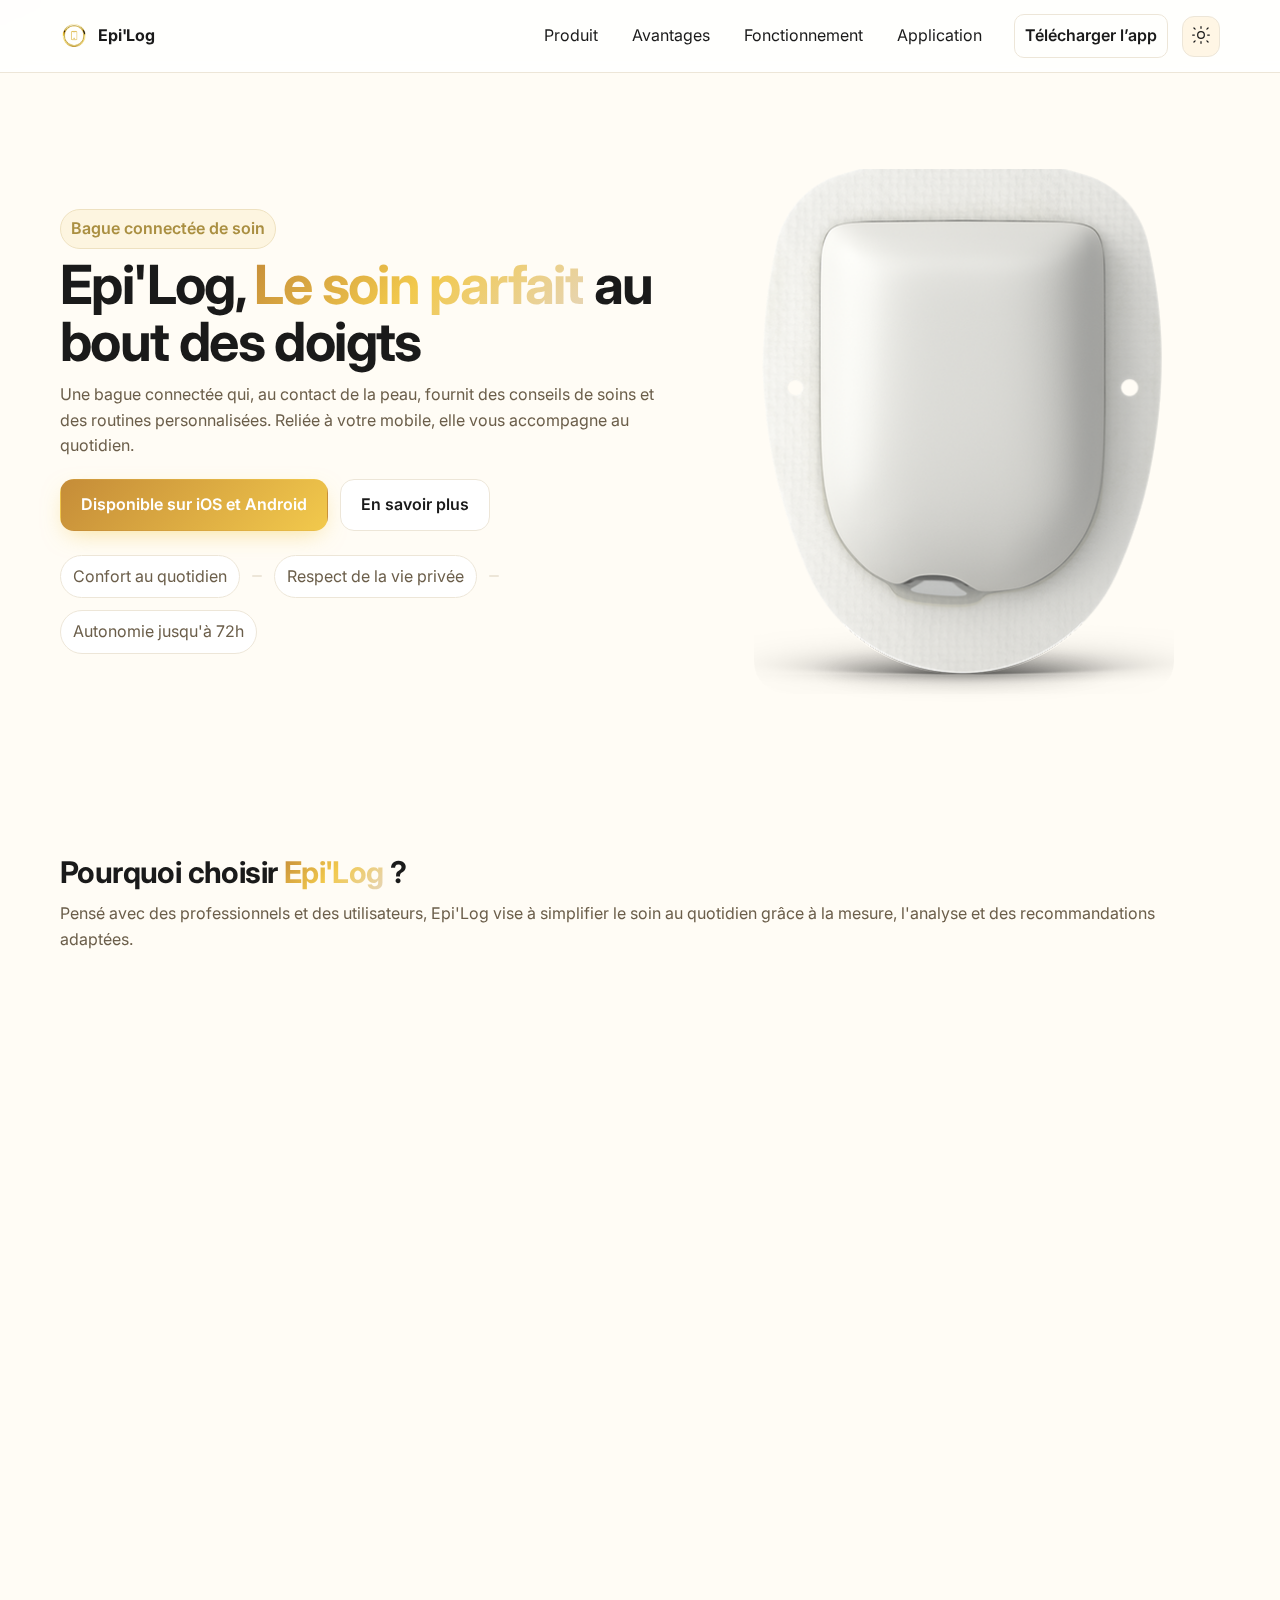
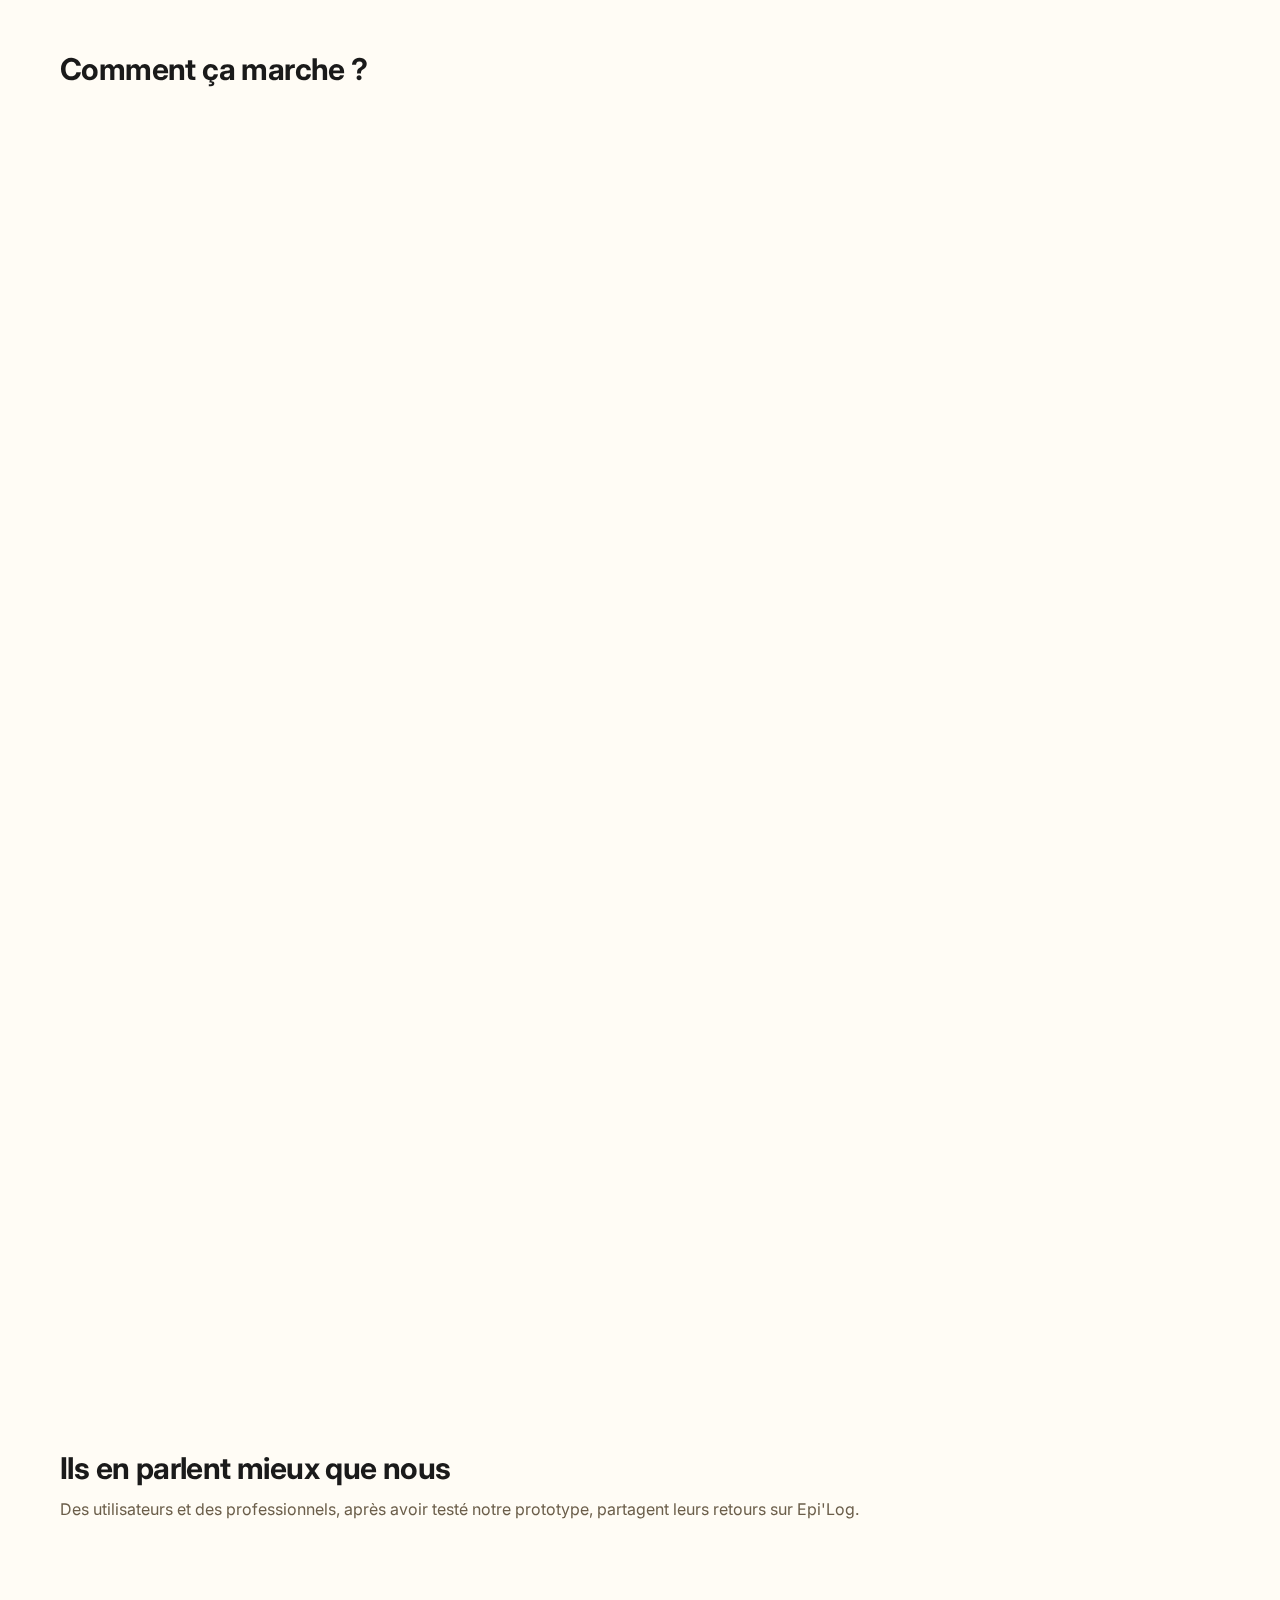
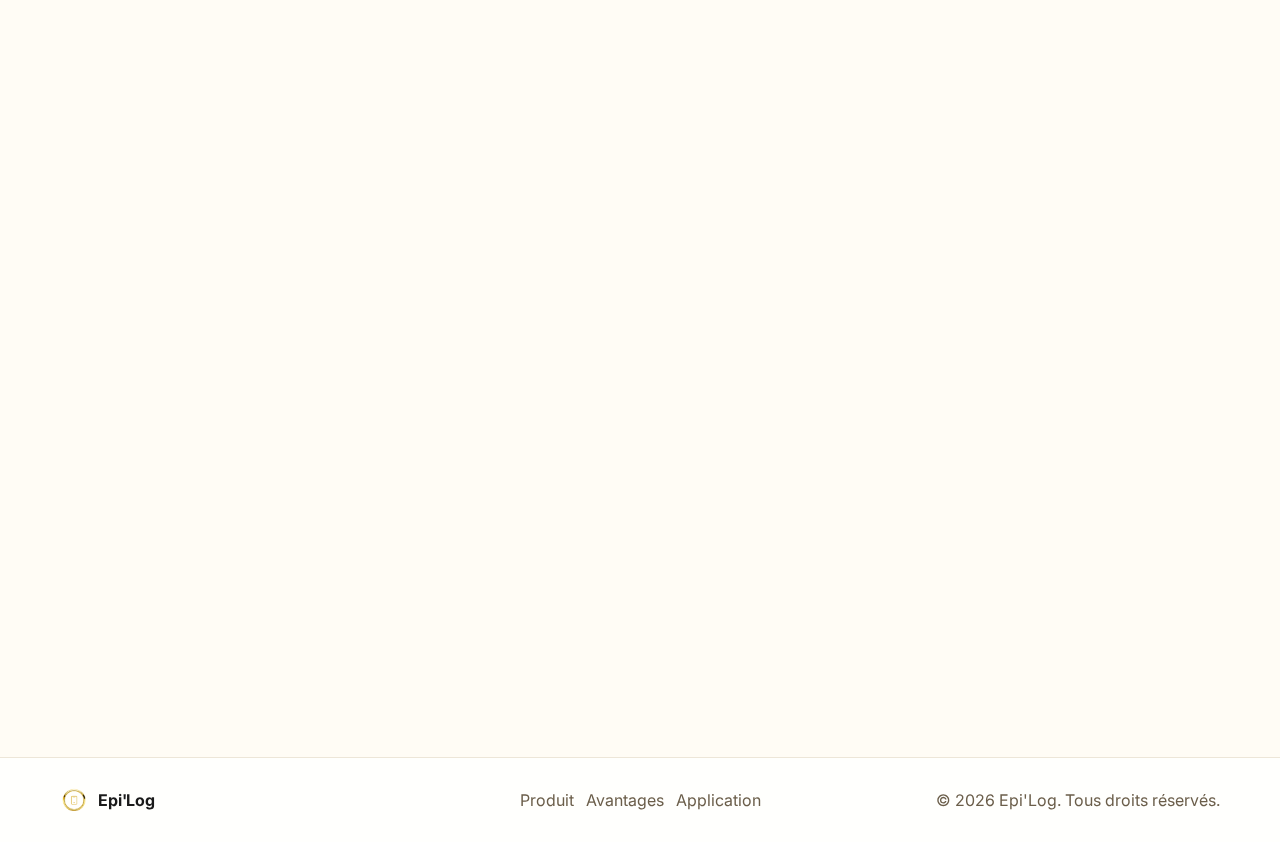
<file: index.html>
<!DOCTYPE html>
<html lang="fr" data-theme="light">
<head>
  <meta charset="utf-8">
  <meta name="viewport" content="width=device-width, initial-scale=1">
  <title>Epi'Log — Le soin parfait au bout des doigts</title>
  <meta name="description" content="Epi'Log est une bague connectée qui, au contact de la peau, fournit des conseils de soins et des routines personnalisées via votre mobile.">
  <meta name="robots" content="index, follow">
  <meta name="theme-color" content="#c58c38" media="(prefers-color-scheme: light)">
  <meta name="theme-color" content="#000000" media="(prefers-color-scheme: dark)">
  <meta property="og:site_name" content="Epi'Log">
  <meta property="og:title" content="Epi'Log — Le soin parfait au bout des doigts">
  <meta property="og:description" content="Epi'Log est une bague connectée qui, au contact de la peau, fournit des conseils de soins et des routines personnalisées via votre mobile.">
  <meta property="og:type" content="website">
  <meta property="og:image" content="public/images/logo_cropped.png">
  <meta property="og:locale" content="fr_FR">
  <meta name="twitter:card" content="summary_large_image">
  <meta name="twitter:title" content="Epi'Log — Le soin parfait au bout des doigts">
  <meta name="twitter:description" content="Epi'Log est une bague connectée qui, au contact de la peau, fournit des conseils de soins et des routines personnalisées via votre mobile.">
  <meta name="twitter:image" content="public/images/logo_cropped.png">
  <link rel="preconnect" href="https://fonts.googleapis.com">
  <link rel="preconnect" href="https://fonts.gstatic.com" crossorigin>
  <link href="https://fonts.googleapis.com/css2?family=Inter:wght@300;400;500;600;700;800&display=swap" rel="stylesheet">
  <link rel="stylesheet" href="styles.css">
  <link rel="icon" href="public/images/logo_cropped.png">
</head>
<body>
  <a class="skip-link" href="#contenu">Passer au contenu</a>

  <header class="site-header" data-header>
    <div class="container header-inner">
      <a href="#top" class="brand" aria-label="Epi'Log accueil">
        <img class="brand-mark" src="public/images/logo_cropped.png" alt="Epi'Log">
        <span class="brand-text">Epi'Log</span>
      </a>

      <nav class="nav" aria-label="Navigation principale">
        <button class="nav-toggle" type="button" aria-expanded="false" aria-controls="menu" data-nav-toggle>
          <span class="sr-only">Ouvrir le menu</span>
          <svg width="24" height="24" viewBox="0 0 24 24" fill="none" xmlns="http://www.w3.org/2000/svg" aria-hidden="true"><path d="M4 6h16M4 12h16M4 18h16" stroke="currentColor" stroke-width="2" stroke-linecap="round"/></svg>
        </button>
        <ul id="menu" class="nav-list" data-menu>
          <li><a href="#produit">Produit</a></li>
          <li><a href="#avantages">Avantages</a></li>
          <li><a href="#fonctionnement">Fonctionnement</a></li>
          <li><a href="#application">Application</a></li>
          <li class="nav-cta-item"><a class="btn btn--ghost" href="#telechargement">Télécharger l’app</a></li>
          <li>
            <button class="icon-btn" id="theme-toggle" type="button" aria-label="Basculer le thème" title="Thème">
              <svg class="icon-sun" width="20" height="20" viewBox="0 0 24 24" fill="none" xmlns="http://www.w3.org/2000/svg" aria-hidden="true"><path d="M12 4V2M12 22v-2M4.93 4.93 3.52 3.52M20.48 20.48l-1.41-1.41M4 12H2m20 0h-2M4.93 19.07 3.52 20.48M20.48 3.52l-1.41 1.41M12 8a4 4 0 1 1 0 8 4 4 0 0 1 0-8Z" stroke="currentColor" stroke-width="1.5" stroke-linecap="round"/></svg>
            </button>
          </li>
        </ul>
      </nav>
    </div>
  </header>

  <main id="contenu">
    <section id="produit" class="section hero" aria-labelledby="hero-title">
      <div class="container hero-grid">
        <div class="hero-content" data-animate="fade-up">
          <div class="eyebrow">Bague connectée de soin</div>
          <h1 id="hero-title" class="hero-title">Epi'Log, <span class="gradient-text">Le soin parfait</span> au bout des doigts</h1>
          <p class="hero-subtitle">Une bague connectée qui, au contact de la peau, fournit des conseils de soins et des routines personnalisées. Reliée à votre mobile, elle vous accompagne au quotidien.</p>
          <div class="hero-ctas">
            <a class="btn btn--primary" href="#telechargement">Disponible sur iOS et Android</a>
            <a class="btn btn--secondary" href="#avantages">En savoir plus</a>
          </div>
          <div class="trust-row">
            <div class="trust-item">Confort au quotidien</div>
            <div class="trust-divider" aria-hidden="true"></div>
            <div class="trust-item">Respect de la vie privée</div>
            <div class="trust-divider" aria-hidden="true"></div>
            <div class="trust-item">Autonomie jusqu'à 72h</div>
          </div>
        </div>
        <div class="hero-visual" aria-hidden="true" data-animate="fade-up" data-animate-delay="120">
          <div class="pod-mockup">
            <div class="pod-body"><img src="public/images/dash.png" alt="Tableau de bord Epi'Log"></div>
            <div class="pod-shadow"></div>
          </div>
        </div>
      </div>
      <div class="backdrop-decor" aria-hidden="true"></div>
    </section>

    <section id="avantages" class="section features" aria-labelledby="features-title">
      <div class="container">
        <h2 id="features-title" class="section-title">Pourquoi choisir <span class="gradient-text">Epi'Log</span> ?</h2>
        <p class="section-lead">Pensé avec des professionnels et des utilisateurs, Epi'Log vise à simplifier le soin au quotidien grâce à la mesure, l'analyse et des recommandations adaptées.</p>
        <div class="features-grid">
          <article class="feature-card feature-card--highlight" data-animate="fade-up">
            <div class="feature-icon">
              <svg width="28" height="28" viewBox="0 0 24 24" fill="none" xmlns="http://www.w3.org/2000/svg" aria-hidden="true"><path d="M4 12a8 8 0 1 0 16 0" stroke="currentColor" stroke-width="1.6"/><circle cx="12" cy="12" r="3" fill="currentColor"/></svg>
            </div>
            <h3>Capteur multi-paramètres</h3>
            <p>Mesure des indicateurs essentiels de la santé cutanée pour détecter les premiers signes de déséquilibre avant qu'ils n'apparaissent.</p>
          </article>
          <article class="feature-card feature-card--highlight" data-animate="fade-up">
            <div class="feature-icon">
              <svg width="28" height="28" viewBox="0 0 24 24" fill="none" xmlns="http://www.w3.org/2000/svg" aria-hidden="true">
                <rect x="3" y="6" width="18" height="12" rx="3" stroke="currentColor" stroke-width="1.6"/>
                <circle cx="12" cy="12" r="3.5" stroke="currentColor" stroke-width="1.6"/>
                <path d="M7 6l2-2h6l2 2" stroke="currentColor" stroke-width="1.6" stroke-linecap="round" stroke-linejoin="round"/>
              </svg>
            </div>
            <h3>Micro-caméra haute précision</h3>
            <p>Détecte les points noirs, rougeurs, taches pigmentaires et l’acné.</p>
          </article>
          <article class="feature-card feature-card--highlight" data-animate="fade-up" data-animate-delay="300">
            <div class="feature-icon">
              <svg width="28" height="28" viewBox="0 0 24 24" fill="none" xmlns="http://www.w3.org/2000/svg" aria-hidden="true">
                <path d="M4 12a8 8 0 1 0 16 0" stroke="currentColor" stroke-width="1.6"/>
                <path d="M8.5 13.5c1.2 1.6 5.8 1.6 7 0" stroke="currentColor" stroke-width="1.6" stroke-linecap="round"/>
              </svg>
            </div>
            <h3>Anneau hypoallergénique</h3>
            <p>Matériaux doux pour la peau, conçus pour un port prolongé sans gêne.</p>
          </article>
          <article class="feature-card feature-card--highlight" data-animate="fade-up" data-animate-delay="360">
            <div class="feature-icon">
              <svg width="28" height="28" viewBox="0 0 24 24" fill="none" xmlns="http://www.w3.org/2000/svg" aria-hidden="true">
                <path d="M12 2c-3 4-6 7-6 11a6 6 0 0 0 12 0c0-4-3-7-6-11z" stroke="currentColor" stroke-width="1.6" stroke-linecap="round" stroke-linejoin="round"/>
              </svg>
            </div>
            <h3>Étanche</h3>
            <p>Résiste à l'eau pour vous accompagner au quotidien, sans compromis.</p>
          </article>
          <article class="feature-card feature-card--highlight" data-animate="fade-up" data-animate-delay="240">
            <div class="feature-icon">
              <svg width="28" height="28" viewBox="0 0 24 24" fill="none" xmlns="http://www.w3.org/2000/svg" aria-hidden="true">
                <path d="M3 12h18" stroke="currentColor" stroke-width="1.6" stroke-linecap="round" stroke-linejoin="round"/>
                <path d="M7 8l-4 4 4 4" stroke="currentColor" stroke-width="1.6" stroke-linecap="round" stroke-linejoin="round"/>
                <path d="M17 8l4 4-4 4" stroke="currentColor" stroke-width="1.6" stroke-linecap="round" stroke-linejoin="round"/>
              </svg>
            </div>
            <h3>Tailles ajustables</h3>
            <p>Plusieurs tailles et ajustement confortable pour s'adapter à toutes les mains.</p>
          </article>
          <article class="feature-card feature-card--highlight" data-animate="fade-up" data-animate-delay="90">
            <div class="feature-icon">
              <svg width="28" height="28" viewBox="0 0 24 24" fill="none" xmlns="http://www.w3.org/2000/svg" aria-hidden="true">
                <rect x="3" y="7" width="18" height="10" rx="2" stroke="currentColor" stroke-width="1.6"/>
                <rect x="19" y="10" width="2" height="4" fill="currentColor"/>
              </svg>
            </div>
            <h3>Jusqu'à 72h d'autonomie</h3>
            <p>Charge moyenne 2–3h pour plusieurs jours d'utilisation sereine.</p>
          </article>
          <article class="feature-card feature-card--highlight" data-animate="fade-up" data-animate-delay="120">
            <div class="feature-icon">
              <svg width="28" height="28" viewBox="0 0 24 24" fill="none" xmlns="http://www.w3.org/2000/svg" aria-hidden="true"><path d="M3 12h18M12 3v18" stroke="currentColor" stroke-width="1.6" stroke-linecap="round"/></svg>
            </div>
            <h3>Confort et discrétion</h3>
            <p>Design fin et ergonomique, se porte comme une bague classique, sans gêne.</p>
          </article>
          <article class="feature-card feature-card--highlight" data-animate="fade-up" data-animate-delay="180">
            <div class="feature-icon">
              <svg width="28" height="28" viewBox="0 0 24 24" fill="none" xmlns="http://www.w3.org/2000/svg" aria-hidden="true"><path d="M4 6h16v12H4z" stroke="currentColor" stroke-width="1.6"/><path d="M4 10h16" stroke="currentColor" stroke-width="1.6"/></svg>
            </div>
            <h3>Vie privée d'abord</h3>
            <p>Données chiffrées et contrôle total sur le partage de vos informations.</p>
          </article>
        </div>
      </div>
    </section>

    <section id="fonctionnement" class="section how" aria-labelledby="how-title">
      <div class="container">
        <h2 id="how-title" class="section-title">Comment ça marche ?</h2>
        <ol class="steps">
          <li class="step" data-animate="fade-up">
            <div class="step-num">1</div>
            <div class="step-body">
              <h3>Portez la bague</h3>
              <p>Portez la bague Epi'Log. Elle s'installe en quelques secondes.</p>
            </div>
          </li>
          <li class="step" data-animate="fade-up" data-animate-delay="80">
            <div class="step-num">2</div>
            <div class="step-body">
              <h3>Surveillance &amp; recommandations</h3>
              <p>Au contact de la peau, la bague analyse et vous guide de manière proactive.</p>
            </div>
          </li>
          <li class="step" data-animate="fade-up" data-animate-delay="160">
            <div class="step-num">3</div>
            <div class="step-body">
              <h3>Application compagnon</h3>
              <p>Recevez des insights clairs, des alertes et des recommandations personnalisées.</p>
            </div>
          </li>
        </ol>
      </div>
    </section>

    <section id="application" class="section app" aria-labelledby="app-title">
      <div class="container app-grid">
        <div class="phone-mock" aria-hidden="true" data-animate="fade-up">
          <div class="phone-body" data-lock-seq>
            <div class="phone-notch"></div>
            <div class="phone-screen is-off">
              <div class="lock-overlay" aria-hidden="true">
                <div class="notif-bubble b1">
                  <div class="notif-row">
                    <span class="notif-avatar" aria-hidden="true"></span>
                    <div class="notif-meta">
                      <div class="notif-app">Epi'Log</div>
                      <div class="notif-time">il y a 1 min</div>
                    </div>
                  </div>
                  <div class="notif-title">Hydratation stable.</div>
                  <div class="notif-text">Aucune anomalie détectée.</div>
                </div>
                <div class="notif-bubble b2">
                  <div class="notif-row">
                    <span class="notif-avatar" aria-hidden="true"></span>
                    <div class="notif-meta">
                      <div class="notif-app">Epi'Log</div>
                      <div class="notif-time">à l’instant</div>
                    </div>
                  </div>
                  <div class="notif-title">Indice UV : 3</div>
                  <div class="notif-text">Portez un SPF adapté aujourd'hui.</div>
                </div>
                <div class="notif-bubble b3">
                  <div class="notif-row">
                    <span class="notif-avatar" aria-hidden="true"></span>
                    <div class="notif-meta">
                      <div class="notif-app">Epi'Log</div>
                      <div class="notif-time">à l’instant</div>
                    </div>
                  </div>
                  <div class="notif-title">Conseil du jour</div>
                  <div class="notif-text">Nettoyez la bague et votre peau avant la mesure pour une lecture optimale.</div>
                </div>
              </div>
              <div class="screen-card notif n1">
                <div class="screen-eyebrow">Aujourd'hui</div>
                <div class="screen-title">Hydratation stable.</div>
                <div class="screen-meter"><span class="w-64"></span></div>
              </div>
              <div class="screen-card notif n2">
                <div class="screen-title">Indice UV : 3</div>
                <div class="screen-sub">Portez un SPF adapté aujourd'hui</div>
              </div>
              <div class="screen-card notif n3">
                <div class="screen-title">Conseil</div>
                <div class="screen-sub">Nettoyez la bague et la zone de peau avant la mesure.</div>
              </div>
            </div>
          </div>
        </div>
        <div class="app-content" data-animate="fade-up" data-animate-delay="120">
          <h2 id="app-title" class="section-title">Votre santé, <span class="gradient-text">en clair</span></h2>
          <p class="section-lead">L'application transforme les données de la bague en informations utiles, pour vous. Comprenez vos tendances, recevez des alertes précoces et gardez le contrôle en toute autonomie.</p>
          <ul class="checklist">
            <li><span class="check"></span>Tableau de bord clair et personnalisé</li>
            <li><span class="check"></span>Alertes précoces et notifications intelligentes</li>
            <li><span class="check"></span>Vos données restent privées sur votre appareil</li>
          </ul>
          <div class="app-ctas">
            <a class="btn btn--primary" href="#telechargement">Télécharger l'app</a>
            <a class="btn btn--ghost" href="#avantages">Découvrir les avantages</a>
          </div>
        </div>
      </div>
    </section>

    <section id="avis" class="section testimonials" aria-labelledby="avis-title">
      <div class="container">
        <h2 id="avis-title" class="section-title">Ils en parlent mieux que nous</h2>
        <p class="section-lead">Des utilisateurs et des professionnels, après avoir testé notre prototype, partagent leurs retours sur Epi'Log.</p>
        <div class="testi-grid">
          <figure class="testi-card" data-animate="fade-up">
            <div class="testi-stars" aria-hidden="true">
              <span>★★★★★</span>
            </div>
            <span class="sr-only">Note: 5 sur 5</span>
            <blockquote>Depuis que je porte la bague, j'anticipe mieux et je vis plus sereinement.</blockquote>
            <figcaption>
              <div class="testi-user">
                <span class="avatar" aria-hidden="true">A</span>
                <div>
                  <div class="name">Amélie R.</div>
                  <div class="role">Utilisatrice</div>
                </div>
              </div>
            </figcaption>
          </figure>
          <figure class="testi-card" data-animate="fade-up" data-animate-delay="80">
            <div class="testi-stars" aria-hidden="true">
              <span>★★★★★</span>
            </div>
            <span class="sr-only">Note: 5 sur 5</span>
            <blockquote>Des données utiles et actionnables pendant les consultations. Suivi plus fin, décisions éclairées.</blockquote>
            <figcaption>
              <div class="testi-user">
                <span class="avatar" aria-hidden="true">D</span>
                <div>
                  <div class="name">Dr. Martin</div>
                  <div class="role">Dermatologue</div>
                </div>
              </div>
            </figcaption>
          </figure>
          <figure class="testi-card" data-animate="fade-up" data-animate-delay="160">
            <div class="testi-stars" aria-hidden="true">
              <span>★★★★☆</span>
            </div>
            <span class="sr-only">Note: 4.5 sur 5</span>
            <blockquote>Confortable et discret. L'appli est claire et les alertes sont pertinentes.</blockquote>
            <figcaption>
              <div class="testi-user">
                <span class="avatar" aria-hidden="true">S</span>
                <div>
                  <div class="name">Sofiane B.</div>
                  <div class="role">Utilisateur</div>
                </div>
              </div>
            </figcaption>
          </figure>
        </div>
      </div>
    </section>

    <section id="telechargement" class="section cta" aria-labelledby="download-title">
      <div class="container cta-inner" data-animate="fade-up">
        <h2 id="download-title" class="cta-title">Téléchargez l'application Epi'Log</h2>
        <p class="cta-sub">Disponible dès maintenant sur iOS et Android. Connectez votre bague et commencez votre suivi.</p>
        <div class="store-badges">
          <a class="store-badge apple" href="#" aria-label="Télécharger sur l’App Store">
            <span class="store-icon" aria-hidden="true"><img src="public/images/logo-apple.svg" alt=""></span>
            <span class="store-text"><strong>Disponible sur</strong><em>App Store</em></span>
          </a>
          <a class="store-badge google" href="#" aria-label="Disponible sur Google Play">
            <span class="store-icon" aria-hidden="true"><img src="public/images/logo-googleplay.svg" alt=""></span>
            <span class="store-text"><strong>Disponible sur</strong><em>Google Play</em></span>
          </a>
        </div>
        <p class="cta-hint">Nécessite une bague Epi'Log compatible. Suivant disponibilité régionale.</p>
      </div>
    </section>

    <!-- Removed old waitlist/contact section -->
  </main>

  <footer class="site-footer">
    <div class="container footer-grid">
      <div class="footer-brand">
        <img class="brand-mark" src="public/images/logo_cropped.png" alt="Epi'Log">
        <span class="brand-text">Epi'Log</span>
      </div>
      <ul class="footer-links">
        <li><a href="#produit">Produit</a></li>
        <li><a href="#avantages">Avantages</a></li>
        <li><a href="#application">Application</a></li>
      </ul>
      <p class="footer-copy">© <span data-year></span> Epi'Log. Tous droits réservés.</p>
    </div>
  </footer>

  <script src="script.js" defer></script>
</body>
</html>
</file>
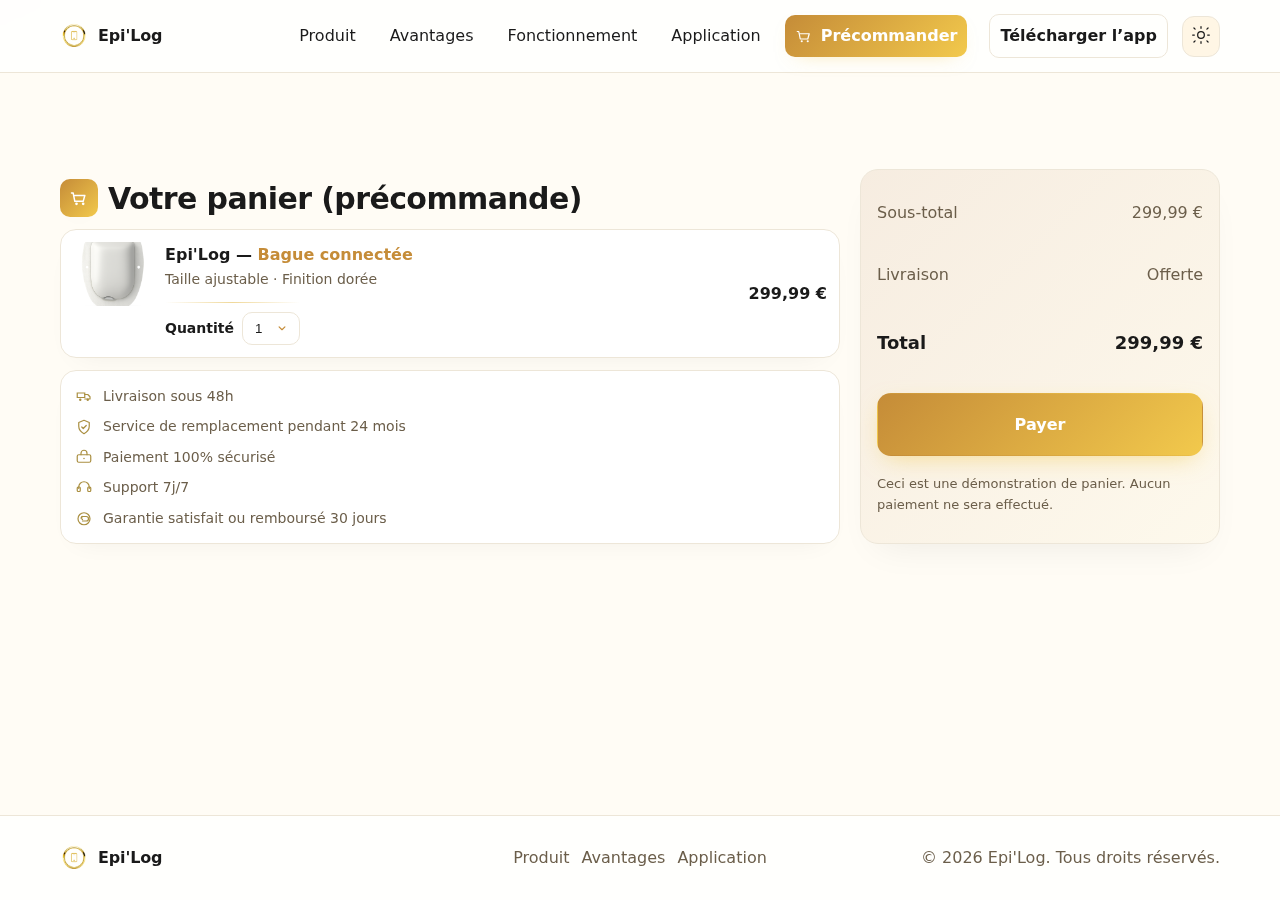
<file: checkout.html>
<!DOCTYPE html>
<html lang="fr" data-theme="light">
<head>
  <meta charset="utf-8">
  <meta name="viewport" content="width=device-width, initial-scale=1">
  <title>Epi'Log — Précommande</title>
  <meta name="description" content="Précommandez Epi'Log, bague connectée.">
  <link rel="stylesheet" href="styles.css">
  <link rel="icon" href="public/images/logo_cropped.png">
</head>
<body>
  <a class="skip-link" href="#contenu">Passer au contenu</a>

  <header class="site-header" data-header>
    <div class="container header-inner">
      <a href="index.html#top" class="brand" aria-label="Epi'Log accueil">
        <img class="brand-mark" src="public/images/logo_cropped.png" alt="Epi'Log">
        <span class="brand-text">Epi'Log</span>
      </a>

      <nav class="nav" aria-label="Navigation principale">
        <button class="nav-toggle" type="button" aria-expanded="false" aria-controls="menu" data-nav-toggle>
          <span class="sr-only">Ouvrir le menu</span>
          <svg width="24" height="24" viewBox="0 0 24 24" fill="none" xmlns="http://www.w3.org/2000/svg" aria-hidden="true"><path d="M4 6h16M4 12h16M4 18h16" stroke="currentColor" stroke-width="2" stroke-linecap="round"/></svg>
        </button>
        <ul id="menu" class="nav-list" data-menu>
          <li><a href="index.html#produit">Produit</a></li>
          <li><a href="index.html#avantages">Avantages</a></li>
          <li><a href="index.html#fonctionnement">Fonctionnement</a></li>
          <li><a href="index.html#application">Application</a></li>
          <li><a class="nav-preorder" href="index.html#precommander" aria-label="Précommander">
            <svg width="14" height="14" viewBox="0 0 24 24" fill="none" xmlns="http://www.w3.org/2000/svg" aria-hidden="true">
              <path d="M3 6h2l2 10h10l2-7H7" stroke="currentColor" stroke-width="1.6" stroke-linecap="round" stroke-linejoin="round"/>
              <circle cx="9" cy="19" r="1.4" fill="currentColor"/>
              <circle cx="17" cy="19" r="1.4" fill="currentColor"/>
            </svg>
            Précommander
          </a></li>
          <li class="nav-cta-item"><a class="btn btn--ghost" href="index.html#telechargement">Télécharger l’app</a></li>
          <li>
            <button class="icon-btn" id="theme-toggle" type="button" aria-label="Basculer le thème" title="Thème">
              <svg class="icon-sun" width="20" height="20" viewBox="0 0 24 24" fill="none" xmlns="http://www.w3.org/2000/svg" aria-hidden="true"><path d="M12 4V2M12 22v-2M4.93 4.93 3.52 3.52M20.48 20.48l-1.41-1.41M4 12H2m20 0h-2M4.93 19.07 3.52 20.48M20.48 3.52l-1.41 1.41M12 8a4 4 0 1 1 0 8 4 4 0 0 1 0-8Z" stroke="currentColor" stroke-width="1.5" stroke-linecap="round"/></svg>
            </button>
          </li>
        </ul>
      </nav>
    </div>
  </header>

  <main id="contenu">
    <section class="section cart" aria-labelledby="cart-title">
      <div class="container cart-grid" data-animate="fade-up">
        <div class="cart-main">
          <h1 id="cart-title" class="section-title cart-title"><span class="cart-title-icon" aria-hidden="true">
            <svg width="20" height="20" viewBox="0 0 24 24" fill="none" xmlns="http://www.w3.org/2000/svg">
              <path d="M3 6h2l2 10h10l2-7H7" stroke="currentColor" stroke-width="1.8" stroke-linecap="round" stroke-linejoin="round"/>
              <circle cx="9" cy="19" r="1.6" fill="currentColor"/>
              <circle cx="17" cy="19" r="1.6" fill="currentColor"/>
            </svg>
          </span>Votre panier (précommande)</h1>
          <div class="cart-item">
            <div class="cart-thumb"><img src="public/images/dash.png" alt="Epi'Log"></div>
            <div class="cart-body">
              <div class="cart-name">Epi'Log — <span class="text-gold">Bague connectée</span></div>
              <div class="cart-meta">Taille ajustable · Finition dorée</div>
              <label class="cart-qty">Quantité
                <select id="qty" class="qty-select" aria-label="Quantité">
                  <option value="1" selected>1</option>
                  <option value="2">2</option>
                  <option value="3">3</option>
                  <option value="4">4</option>
                  <option value="5">5</option>
                </select>
              </label>
            </div>
            <div class="cart-price">299,99 €</div>
          </div>

          <div class="cart-perks-bubble">
            <ul class="cart-perks">
              <li>
                <span class="perk-icon" aria-hidden="true">
                  <svg width="18" height="18" viewBox="0 0 24 24" fill="none" xmlns="http://www.w3.org/2000/svg">
                    <path d="M3 8h10v6H3z" stroke="currentColor" stroke-width="1.6"/>
                    <path d="M13 10h4l3 3v3h-7" stroke="currentColor" stroke-width="1.6" stroke-linecap="round" stroke-linejoin="round"/>
                    <circle cx="7" cy="17" r="1.6" fill="currentColor"/>
                    <circle cx="17" cy="17" r="1.6" fill="currentColor"/>
                  </svg>
                </span>
                Livraison sous 48h
              </li>
              <li>
                <span class="perk-icon" aria-hidden="true">
                  <svg width="18" height="18" viewBox="0 0 24 24" fill="none" xmlns="http://www.w3.org/2000/svg">
                    <path d="M12 3l7 3v5c0 5-3.5 8-7 10-3.5-2-7-5-7-10V6l7-3z" stroke="currentColor" stroke-width="1.6" stroke-linejoin="round"/>
                    <path d="M9 12l2 2 4-4" stroke="currentColor" stroke-width="1.6" stroke-linecap="round" stroke-linejoin="round"/>
                  </svg>
                </span>
                Service de remplacement pendant 24 mois
              </li>
              <li>
                <span class="perk-icon" aria-hidden="true">
                  <svg width="18" height="18" viewBox="0 0 24 24" fill="none" xmlns="http://www.w3.org/2000/svg">
                    <rect x="3" y="9" width="18" height="10" rx="2" stroke="currentColor" stroke-width="1.6"/>
                    <path d="M8 9V7a4 4 0 118 0v2" stroke="currentColor" stroke-width="1.6" stroke-linecap="round"/>
                    <circle cx="12" cy="14" r="1" fill="currentColor"/>
                  </svg>
                </span>
                Paiement 100% sécurisé
              </li>
              <li>
                <span class="perk-icon" aria-hidden="true">
                  <svg width="18" height="18" viewBox="0 0 24 24" fill="none" xmlns="http://www.w3.org/2000/svg">
                    <path d="M5 14v-2a7 7 0 0114 0v2" stroke="currentColor" stroke-width="1.6" stroke-linecap="round"/>
                    <rect x="3" y="12" width="4" height="6" rx="1.2" stroke="currentColor" stroke-width="1.6"/>
                    <rect x="17" y="12" width="4" height="6" rx="1.2" stroke="currentColor" stroke-width="1.6"/>
                  </svg>
                </span>
                Support 7j/7
              </li>
              <li>
                <span class="perk-icon" aria-hidden="true">
                  <svg width="18" height="18" viewBox="0 0 24 24" fill="none" xmlns="http://www.w3.org/2000/svg">
                    <path d="M9 10h6a3 3 0 010 6H10" stroke="currentColor" stroke-width="1.6" stroke-linecap="round" stroke-linejoin="round"/>
                    <path d="M10 10l-2 2 2 2" stroke="currentColor" stroke-width="1.6" stroke-linecap="round" stroke-linejoin="round"/>
                    <circle cx="12" cy="13" r="8" stroke="currentColor" stroke-width="1.6"/>
                  </svg>
                </span>
                Garantie satisfait ou remboursé 30 jours
              </li>
            </ul>
          </div>
        </div>
        <aside class="cart-summary">
          <div class="summary-row"><span>Sous-total</span><span data-subtotal>299,99 €</span></div>
          <div class="summary-row"><span>Livraison</span><span>Offerte</span></div>
          <div class="summary-total"><span>Total</span><span data-total>299,99 €</span></div>
          <a class="btn btn--primary pay-btn" href="merci.html" data-pay>
            <span class="pay-label">Payer</span>
            <span class="pay-spinner" aria-hidden="true"></span>
          </a>
          <p class="summary-hint">Ceci est une démonstration de panier. Aucun paiement ne sera effectué.</p>
        </aside>
      </div>
    </section>
  </main>

  <footer class="site-footer">
    <div class="container footer-grid">
      <div class="footer-brand">
        <img class="brand-mark" src="public/images/logo_cropped.png" alt="Epi'Log">
        <span class="brand-text">Epi'Log</span>
      </div>
      <ul class="footer-links">
        <li><a href="index.html#produit">Produit</a></li>
        <li><a href="index.html#avantages">Avantages</a></li>
        <li><a href="index.html#application">Application</a></li>
      </ul>
      <p class="footer-copy">© <span data-year></span> Epi'Log. Tous droits réservés.</p>
    </div>
  </footer>

  <script src="script.js" defer></script>
</body>
</html>
</file>
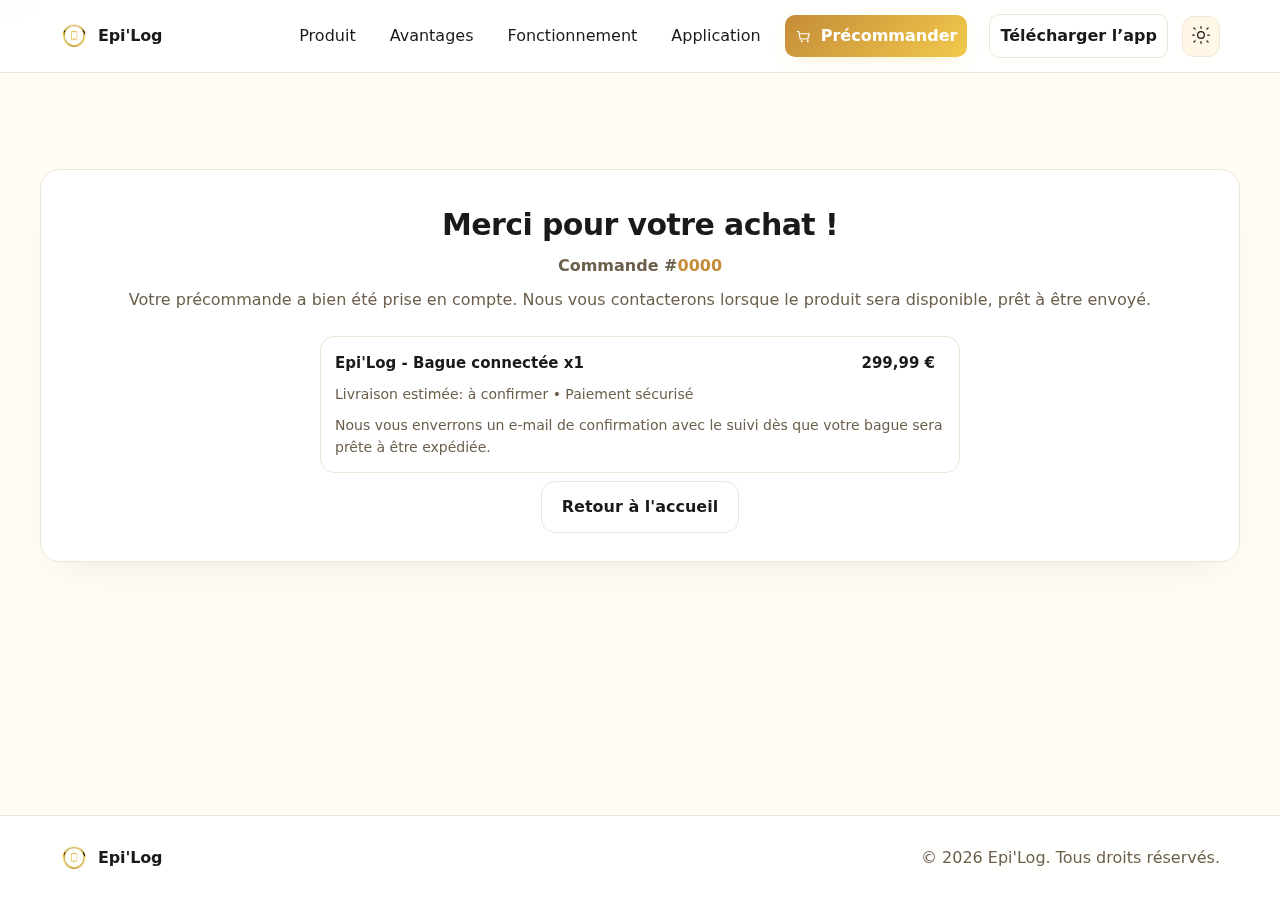
<file: merci.html>
<!DOCTYPE html>
<html lang="fr" data-theme="light">
<head>
  <meta charset="utf-8">
  <meta name="viewport" content="width=device-width, initial-scale=1">
  <title>Epi'Log — Merci</title>
  <meta name="description" content="Merci pour votre achat.">
  <link rel="stylesheet" href="styles.css">
  <link rel="icon" href="public/images/logo_cropped.png">
</head>
<body>
  <a class="skip-link" href="#contenu">Passer au contenu</a>

  <header class="site-header" data-header>
    <div class="container header-inner">
      <a href="index.html#top" class="brand" aria-label="Epi'Log accueil">
        <img class="brand-mark" src="public/images/logo_cropped.png" alt="Epi'Log">
        <span class="brand-text">Epi'Log</span>
      </a>

      <nav class="nav" aria-label="Navigation principale">
        <button class="nav-toggle" type="button" aria-expanded="false" aria-controls="menu" data-nav-toggle>
          <span class="sr-only">Ouvrir le menu</span>
          <svg width="24" height="24" viewBox="0 0 24 24" fill="none" xmlns="http://www.w3.org/2000/svg" aria-hidden="true"><path d="M4 6h16M4 12h16M4 18h16" stroke="currentColor" stroke-width="2" stroke-linecap="round"/></svg>
        </button>
        <ul id="menu" class="nav-list" data-menu>
          <li><a href="index.html#produit">Produit</a></li>
          <li><a href="index.html#avantages">Avantages</a></li>
          <li><a href="index.html#fonctionnement">Fonctionnement</a></li>
          <li><a href="index.html#application">Application</a></li>
          <li><a class="nav-preorder" href="index.html#precommander" aria-label="Précommander">
            <svg width="14" height="14" viewBox="0 0 24 24" fill="none" xmlns="http://www.w3.org/2000/svg" aria-hidden="true">
              <path d="M3 6h2l2 10h10l2-7H7" stroke="currentColor" stroke-width="1.6" stroke-linecap="round" stroke-linejoin="round"/>
              <circle cx="9" cy="19" r="1.4" fill="currentColor"/>
              <circle cx="17" cy="19" r="1.4" fill="currentColor"/>
            </svg>
            Précommander
          </a></li>
          <li class="nav-cta-item"><a class="btn btn--ghost" href="index.html#telechargement">Télécharger l’app</a></li>
          <li>
            <button class="icon-btn" id="theme-toggle" type="button" aria-label="Basculer le thème" title="Thème">
              <svg class="icon-sun" width="20" height="20" viewBox="0 0 24 24" fill="none" xmlns="http://www.w3.org/2000/svg" aria-hidden="true"><path d="M12 4V2M12 22v-2M4.93 4.93 3.52 3.52M20.48 20.48l-1.41-1.41M4 12H2m20 0h-2M4.93 19.07 3.52 20.48M20.48 3.52l-1.41 1.41M12 8a4 4 0 1 1 0 8 4 4 0 0 1 0-8Z" stroke="currentColor" stroke-width="1.5" stroke-linecap="round"/></svg>
            </button>
          </li>
        </ul>
      </nav>
    </div>
  </header>

  <main id="contenu">
    <section class="section thankyou" aria-labelledby="merci-title">
      <div class="container thankyou-inner" data-animate="fade-up">
        <h1 id="merci-title" class="section-title">Merci pour votre achat&nbsp;!</h1>
        <p class="order-id">Commande #<span data-oid>0000</span></p>
        <p class="section-lead">Votre précommande a bien été prise en compte. Nous vous contacterons lorsque le produit sera disponible, prêt à être envoyé.</p>

        <div class="order-card" data-order>
          <div class="order-row">
            <div class="order-item">Epi'Log - Bague connectée x<span data-q>1</span></div>
            <div class="order-price"><span data-tt>299,99 €</span></div>
          </div>
          <div class="order-meta">Livraison estimée: à confirmer • Paiement sécurisé</div>
          <div class="order-note">Nous vous enverrons un e-mail de confirmation avec le suivi dès que votre bague sera prête à être expédiée.</div>
        </div>

        <div class="app-ctas">
          <a class="btn btn--secondary" href="index.html#produit">Retour à l'accueil</a>
        </div>
      </div>
    </section>
  </main>

  <footer class="site-footer">
    <div class="container footer-grid">
      <div class="footer-brand">
        <img class="brand-mark" src="public/images/logo_cropped.png" alt="Epi'Log">
        <span class="brand-text">Epi'Log</span>
      </div>
      <ul class="footer-links"></ul>
      <p class="footer-copy">© <span data-year></span> Epi'Log. Tous droits réservés.</p>
    </div>
  </footer>

  <script src="script.js" defer></script>
</body>
</html>
</file>
<file: styles.css>
.cart-title { display: inline-flex; align-items: center; gap: 10px; }
.cart-title-icon {
  width: 38px;
  height: 38px;
  display: inline-grid;
  place-items: center;
  border-radius: 10px;
  color: #fff;
  background: linear-gradient(135deg, var(--brand), var(--brand-2));
  box-shadow: 0 10px 20px -14px var(--shadow);
}
:root {
  --bg: #000000;
  --bg-elev: #0a0a0a;
  --bg-soft: #0d0d0d;
  --text: #f3efe5;
  --muted: #b8aa96;
  --brand: #c58c38; /* golden-nut */
  --brand-2: #f2c94c; /* royal yellow */
  --accent: #e6d5b8; /* beige */
  --danger: #ff6b6b;
  --ring: rgba(242, 201, 76, 0.45);
  --card: #111111;
  --border: #1f1f1f;
  --shadow: rgba(0, 0, 0, 0.35);
  --container: 1200px;
}

html[data-theme="light"] {
  --bg: #fffcf5;
  --bg-elev: #ffffff;
  --bg-soft: #fff6e5;
  --text: #1a1a1a;
  --muted: #6b5e4a;
  --brand: #c58c38; /* golden-nut */
  --brand-2: #f2c94c; /* royal yellow */
  --accent: #e6d5b8; /* beige */
  --danger: #e11d48;
  --ring: rgba(197, 140, 56, 0.35);
  --card: #ffffff;
  --border: #ede6d8;
  --shadow: rgba(26, 19, 0, 0.08);
}

* {
  box-sizing: border-box;
}
html,
body {
  height: 100%;
}
body {
  margin: 0;
  font-family: "Inter", system-ui, -apple-system, Segoe UI, Roboto, Helvetica,
    Arial, sans-serif;
  color: var(--text);
  background: var(--bg);
  position: relative;
  line-height: 1.6;
  -webkit-font-smoothing: antialiased;
  -moz-osx-font-smoothing: grayscale;
  display: flex;
  flex-direction: column;
  min-height: 100%;
}

body::before {
  content: "";
  position: fixed;
  inset: -20% -10% 0 -10%;
  background: radial-gradient(
      1200px 600px at 80% -10%,
      color-mix(in oklab, var(--brand-2) 16%, transparent),
      transparent 60%
    ),
    radial-gradient(
      900px 500px at -10% 0%,
      color-mix(in oklab, var(--brand) 16%, transparent),
      transparent 60%
    );
  pointer-events: none;
  z-index: -1;
}

img {
  max-width: 100%;
  display: block;
}

main {
  flex: 1 0 auto;
}
svg {
  display: inline-block;
}

.container {
  width: 100%;
  max-width: var(--container);
  margin: 0 auto;
  padding: 0 20px;
}

.section {
  padding: 96px 0;
}
.hero + .section {
  /* Reduce the gap between the hero and the next section */
  padding-top: 56px;
}
.section-title {
  margin: 10px 0 12px;
  font-size: 30px;
  line-height: 1.1;
  letter-spacing: -0.02em;
}
.section-lead {
  margin: 8px 0 24px;
  color: var(--muted);
}

.gradient-text {
  background: linear-gradient(
    135deg,
    var(--brand),
    var(--brand-2) 50%,
    var(--accent)
  );
  -webkit-background-clip: text;
  background-clip: text;
  color: transparent;
}

/* Header */
.skip-link {
  position: absolute;
  left: -9999px;
  top: 0;
}
.skip-link:focus {
  left: 16px;
  top: 8px;
  z-index: 1000;
  background: var(--bg-elev);
  color: var(--text);
  padding: 10px 14px;
  border-radius: 8px;
  outline: 2px solid var(--ring);
}

.site-header {
  position: sticky;
  top: 0;
  z-index: 100;
  background: color-mix(in oklab, var(--bg-elev) 86%, transparent);
  -webkit-backdrop-filter: saturate(140%) blur(10px);
  backdrop-filter: saturate(140%) blur(10px);
  border-bottom: 1px solid var(--border);
}
.header-inner {
  display: flex;
  align-items: center;
  justify-content: space-between;
  height: 72px;
}
.brand {
  display: inline-flex;
  align-items: center;
  gap: 10px;
  text-decoration: none;
  color: var(--text);
  font-weight: 700;
}
.brand-mark {
  width: 28px;
  height: 28px;
  display: block;
  border-radius: 8px;
  object-fit: contain;
}
.brand-text {
  letter-spacing: -0.01em;
}

.nav {
  position: relative;
}
.nav-toggle {
  display: none;
  background: transparent;
  border: 0;
  color: var(--text);
  padding: 8px;
  border-radius: 10px;
}
.nav-list {
  display: flex;
  align-items: center;
  gap: 14px;
  list-style: none;
  margin: 0;
  padding: 0;
}
.nav-list a {
  color: var(--text);
  text-decoration: none;
  padding: 8px 10px;
  border-radius: 10px;
}
.nav-list a:hover {
  background: var(--bg-soft);
}
.nav-preorder { display: inline-grid; grid-auto-flow: column; align-items: center; gap: 8px; place-items: center; padding: 8px 12px; border-radius: 999px; background: linear-gradient(135deg, var(--brand), var(--brand-2)); color: #fff !important; font-weight: 700; box-shadow: 0 8px 20px -12px color-mix(in oklab, var(--brand-2) 50%, transparent); transition: filter .15s ease, box-shadow .15s ease, background .15s ease; }
.nav-preorder:hover { filter: brightness(1.08) saturate(1.02); box-shadow: 0 10px 24px -12px color-mix(in oklab, var(--brand-2) 60%, transparent); }
.nav-list a.nav-preorder:hover { background: linear-gradient(135deg, var(--brand), var(--brand-2)); }
.nav-preorder svg { width: 18px; height: 18px; }
.nav-cta-item {
  margin-left: 8px;
}

.icon-btn {
  background: var(--bg-soft);
  border: 1px solid var(--border);
  color: var(--text);
  padding: 8px;
  border-radius: 12px;
  cursor: pointer;
}
.icon-btn:hover {
  border-color: color-mix(in oklab, var(--brand-2) 40%, var(--border));
}

/* Buttons */
.btn {
  display: inline-flex;
  align-items: center;
  justify-content: center;
  gap: 10px;
  padding: 12px 20px;
  border-radius: 14px;
  text-decoration: none;
  font-weight: 600;
  border: 1px solid transparent;
  cursor: pointer;
}
.btn--primary {
  color: #fff;
  background: linear-gradient(135deg, var(--brand), var(--brand-2));
  box-shadow: 0 8px 24px -8px color-mix(in oklab, var(--brand-2) 60%, transparent);
}
.btn--primary:hover {
  filter: brightness(1.05);
}
.btn--secondary {
  color: var(--text);
  background: var(--bg-elev);
  border-color: var(--border);
}
.btn--dark {
  color: var(--text);
  background: var(--bg-elev);
  border: 1px solid var(--border);
}
.btn--dark:hover { border-color: color-mix(in oklab, var(--brand) 40%, var(--border)); }
.btn--secondary:hover {
  border-color: color-mix(in oklab, var(--brand) 40%, var(--border));
}
.btn--ghost {
  color: var(--text);
  background: transparent;
  border-color: var(--border);
}
.btn--ghost:hover {
  background: var(--bg-soft);
}

/* Hero */
.hero {
  position: relative;
}
.hero-grid {
  display: grid;
  align-items: center;
  gap: 32px;
  grid-template-columns: 1.2fr 1fr;
}
.hero-title {
  margin: 8px 0 12px;
  font-size: 54px;
  line-height: 1.05;
  letter-spacing: -0.03em;
}
.hero-subtitle {
  margin: 0 0 20px;
  color: var(--muted);
}
.hero-ctas {
  display: flex;
  gap: 12px;
  flex-wrap: wrap;
}
.hero-ctas .btn svg { margin-left: 8px; }
.hero-ctas .btn.btn--ghost { border-color: var(--border); }
.link-hero { display: inline-grid; grid-auto-flow: column; align-items: center; gap: 8px; color: var(--text); text-decoration: none; font-weight: 600; }
.link-hero:hover { color: color-mix(in oklab, var(--brand) 40%, var(--text)); }
.eyebrow {
  display: inline-flex;
  align-items: center;
  gap: 8px;
  font-weight: 600;
  color: color-mix(in oklab, var(--brand-2) 70%, var(--text));
  background: color-mix(in oklab, var(--brand-2) 12%, transparent);
  padding: 6px 10px;
  border-radius: 999px;
  border: 1px solid color-mix(in oklab, var(--brand-2) 20%, var(--border));
}

.trust-row {
  display: flex;
  align-items: center;
  gap: 12px;
  margin-top: 24px;
  color: var(--muted);
  flex-wrap: wrap;
}

.hero-more { margin-top: 19px; }

.trust-item {
  padding: 8px 12px;
  background: var(--bg-elev);
  border: 1px solid var(--border);
  border-radius: 999px;
}
.trust-divider {
  width: 10px;
  height: 2px;
  background: var(--border);
  border-radius: 1px;
}

.hero-visual {
  position: relative;
  min-height: 420px;
}
.pod-mockup {
  position: relative;
  width: 100%;
  max-width: 420px;
  margin: 0 auto;
}
.pod-body {
  display: flex;
  justify-content: center;
  align-items: center;
  aspect-ratio: 1/1.25;
  border-radius: 32px;
  overflow: hidden;
  position: relative;
  z-index: 1;
}
.pod-body img {
  width: 100%;
  height: 115%;
  object-fit: cover;
  display: block;
}
.pod-shadow {
  position: absolute;
  left: 10%;
  right: 10%;
  bottom: 10px;
  height: 26px;
  background: radial-gradient(60% 80% at 50% 50%, rgba(0, 0, 0, 0.5), rgba(0, 0, 0, 0) 80%);
  filter: blur(10px);
  opacity: 0.55;
  pointer-events: none;
}
html[data-theme="dark"] .pod-shadow {
  background: radial-gradient(60% 80% at 50% 50%, rgba(255, 255, 255, 0.5), rgba(255, 255, 255, 0) 80%);
}
.pod-glow {
  position: absolute;
  inset: 20% 10% auto 10%;
  height: 40%;
  filter: blur(28px);
  background: radial-gradient(
    60% 60% at 50% 50%,
    color-mix(in oklab, var(--brand) 50%, transparent),
    transparent 70%
  );
  pointer-events: none;
}

.backdrop-decor {
  display: none;
}

/* Features */
.features-grid {
  display: grid;
  grid-template-columns: repeat(4, 1fr);
  gap: 16px;
  margin-top: 24px;
}
.feature-card {
  background: var(--card);
  border: 1px solid var(--border);
  border-radius: 16px;
  padding: 18px;
  box-shadow: 0 10px 18px -12px var(--shadow);
  transition: transform 0.2s ease, border-color 0.2s ease;
}
.feature-card:hover {
  transform: translateY(-3px);
  border-color: var(--border);
}
.feature-card--highlight {
  position: relative;
  border-color: var(--border);
  background:
    radial-gradient(120% 80% at 10% -10%, color-mix(in oklab, var(--brand-2) 12%, transparent), transparent 60%),
    radial-gradient(100% 60% at 110% 120%, color-mix(in oklab, var(--brand) 12%, transparent), transparent 60%),
    var(--card);
}

.feature-card--highlight::before {
  content: "";
  position: absolute;
  inset: 0;
  border-radius: 16px;
  pointer-events: none;
  box-shadow: inset 0 0 0 1px color-mix(in oklab, #fff 5%, transparent);
}
.feature-card--highlight .feature-icon {
  background: linear-gradient(135deg, var(--brand), var(--brand-2));
  border-color: var(--border);
  color: #fff;
}

/* Light theme: white halo variant */
html[data-theme="light"] .feature-card--highlight {
  background:
    radial-gradient(120% 80% at 10% -10%, color-mix(in oklab, #ffffff 65%, transparent), transparent 60%),
    radial-gradient(100% 60% at 110% 120%, color-mix(in oklab, #ffffff 45%, transparent), transparent 60%),
    var(--card);
  box-shadow: 0 12px 28px -16px var(--shadow), 0 0 0 10px rgba(255, 255, 255, 0.18);
}
html[data-theme="light"] .feature-card--highlight::after {
  content: "";
  position: absolute;
  inset: -12px;
  border-radius: 24px;
  background:
    radial-gradient(60% 60% at 50% -10%, rgba(255, 255, 255, 0.55), transparent 70%),
    radial-gradient(80% 60% at 110% 120%, rgba(255, 255, 255, 0.35), transparent 70%);
  filter: blur(18px);
  pointer-events: none;
  z-index: 0;
}
html[data-theme="light"] .feature-card--highlight .feature-icon {
  background: linear-gradient(135deg, var(--brand), var(--brand-2));
  border-color: var(--border);
  color: #fff;
}
.feature-icon {
  width: 46px;
  height: 46px;
  display: grid;
  place-items: center;
  background: linear-gradient(135deg, var(--brand), var(--brand-2));
  color: #fff;
  border: 1px solid var(--border);
  border-radius: 12px;
  margin-bottom: 8px;
}
.feature-card h3 {
  margin: 6px 0 6px;
  font-size: 18px;
}
.feature-card p {
  margin: 0;
  color: var(--muted);
}

/* How it works */
.steps {
  list-style: none;
  margin: 12px 0 0;
  padding: 0;
  display: grid;
  gap: 14px;
}
.step {
  display: grid;
  grid-template-columns: auto 1fr;
  gap: 14px;
  align-items: start;
  background: var(--card);
  border: 1px solid var(--border);
  border-radius: 16px;
  padding: 16px;
}
.step-num {
  width: 36px;
  height: 36px;
  border-radius: 10px;
  background: linear-gradient(135deg, var(--brand), var(--brand-2));
  color: #fff;
  display: grid;
  place-items: center;
  font-weight: 800;
}
.step-body h3 {
  margin: 2px 0 6px;
}
.step-body p {
  margin: 0;
  color: var(--muted);
}

/* App section */
.app-grid {
  display: grid;
  grid-template-columns: 1fr 1.1fr;
  gap: 28px;
  align-items: center;
}
.phone-mock {
  display: flex;
  justify-content: center;
  perspective: 1200px;
}
.phone-body {
  width: 320px;
  aspect-ratio: 10/20;
  border-radius: 36px;
  background: linear-gradient(
    145deg,
    var(--bg-elev),
    color-mix(in oklab, var(--brand-2) 12%, var(--bg-elev))
  );
  border: 1px solid var(--border);
  box-shadow: 0 26px 40px -18px var(--shadow),
    inset 0 0 0 2px color-mix(in oklab, var(--brand-2) 10%, transparent);
  position: relative;
  padding: 18px;
  transform-style: preserve-3d;
  transition: transform 0.3s cubic-bezier(0.2, 0.8, 0.2, 1),
    box-shadow 0.3s ease;
  will-change: transform;
  transform: rotateX(var(--rx, 0deg)) rotateY(var(--ry, 0deg));
}
.phone-body::before {
  content: "";
  position: absolute;
  inset: 18% -10% -6% -10%;
  background: radial-gradient(
    60% 60% at var(--gx, 50%) var(--gy, 50%),
    color-mix(in oklab, var(--brand-2) 22%, transparent),
    transparent 70%
  );
  z-index: -1;
  transition: opacity 0.3s ease;
  opacity: 0;
}
.phone-mock:hover .phone-body::before,
.phone-body:hover::before {
  opacity: 0;
}
.phone-body::after {
  content: "";
  position: absolute;
  inset: 0;
  pointer-events: none;
  border-radius: 36px;
  background: linear-gradient(
    110deg,
    transparent 40%,
    rgba(255, 255, 255, 0.06) 50%,
    transparent 60%
  );
  transform: translate3d(
    calc((var(--ry, 0deg)) * 0.6),
    calc((var(--rx, 0deg)) * -0.6),
    0
  );
  transition: opacity 0.3s ease;
  opacity: 0.6;
}
.phone-body:hover {
  box-shadow: 0 36px 60px -22px var(--shadow),
    inset 0 0 0 2px color-mix(in oklab, var(--brand-2) 12%, transparent);
}
/* Light theme: stronger phone drop shadow for contrast */
html[data-theme="light"] .phone-body {
  box-shadow:
    0 30px 60px -20px rgba(26, 19, 0, 0.22), /* deeper main shadow */
    0 16px 36px -20px rgba(26, 19, 0, 0.18), /* secondary spread */
    inset 0 0 0 2px color-mix(in oklab, var(--brand-2) 8%, transparent);
}
html[data-theme="light"] .phone-body:hover {
  box-shadow:
    0 42px 76px -24px rgba(26, 19, 0, 0.26),
    0 20px 48px -24px rgba(26, 19, 0, 0.20),
    inset 0 0 0 2px color-mix(in oklab, var(--brand-2) 10%, transparent);
}

.phone-notch {
  position: absolute;
  top: 10px;
  left: 50%;
  transform: translateX(-50%);
  width: 120px;
  height: 18px;
  border-radius: 0 0 14px 14px;
  background: var(--bg-soft);
  border: 1px solid var(--border);
}
.phone-screen {
  position: absolute;
  inset: 40px 12px 16px;
  background: var(--bg-soft);
  border: 1px solid var(--border);
  border-radius: 22px;
  padding: 12px;
  display: grid;
  gap: 10px;
  overflow: hidden;
  transform: translateZ(24px);
}
/* Light theme: slightly darker screen for better notif contrast */
html[data-theme="light"] .phone-screen {
  background: color-mix(in oklab, #000 10%, var(--bg-soft));
  border-color: color-mix(in oklab, #000 8%, var(--border));
}
.phone-screen::after {
  content: "";
  position: absolute;
  top: -50%;
  left: -30%;
  width: 60%;
  height: 200%;
  background: linear-gradient(
    120deg,
    transparent 30%,
    rgba(255, 255, 255, 0.03) 48%,
    rgba(255, 255, 255, 0.06) 52%,
    transparent 70%
  );
  transform: rotate(15deg);
  animation: shimmer 6s ease-in-out infinite;
  pointer-events: none;
}

@keyframes shimmer {
  0% {
    transform: translateX(0) rotate(15deg);
  }
  50% {
    transform: translateX(160%) rotate(15deg);
  }
  100% {
    transform: translateX(0) rotate(15deg);
  }
}

/* Depth for inner cards */
.screen-card:nth-child(1) {
  transform: translateZ(30px);
}
.screen-card:nth-child(2) {
  transform: translateZ(20px);
}
.screen-card:nth-child(3) {
  transform: translateZ(26px);
}

/* Pulsing meter */
.screen-meter span {
  display: block;
  height: 100%;
  background: linear-gradient(90deg, var(--brand), var(--brand-2));
  animation: meterPulse 3.8s ease-in-out infinite;
}
@keyframes meterPulse {
  0%,
  100% {
    width: 58%;
  }
  50% {
    width: 72%;
  }
}

/* Floating animation when idle */
.phone-body.is-floating {
  animation: floatY 6s ease-in-out infinite;
}
@keyframes floatY {
  0%,
  100% {
    transform: translateY(0) rotateX(var(--rx, 0deg)) rotateY(var(--ry, 0deg));
  }
  50% {
    transform: translateY(-8px) rotateX(var(--rx, 0deg))
      rotateY(var(--ry, 0deg));
  }
}

/* Reduced motion */
@media (prefers-reduced-motion: reduce) {
  .phone-body,
  .phone-body::before,
  .phone-screen::after {
    transition: none !important;
    animation: none !important;
  }
}

.app-content .checklist {
  list-style: none;
  margin: 16px 0;
  padding: 0;
  display: grid;
  gap: 10px;
}
.checklist li {
  display: grid;
  grid-template-columns: 20px 1fr;
  gap: 10px;
  align-items: center;
}
.check {
  width: 16px;
  height: 16px;
  border-radius: 4px;
  background: linear-gradient(135deg, var(--brand), var(--brand-2));
  position: relative;
}
.check::after {
  content: "";
  position: absolute;
  left: 4px;
  top: 1px;
  width: 6px;
  height: 10px;
  border: 2px solid #fff;
  border-top: 0;
  border-left: 0;
  transform: rotate(45deg);
}
.app-ctas {
  display: flex;
  gap: 12px;
  flex-wrap: wrap;
  align-items: center;
  justify-content: center;
}

/* CTA */
.cta-inner {
  background: linear-gradient(
    135deg,
    color-mix(in oklab, var(--brand) 20%, var(--bg-elev)),
    color-mix(in oklab, var(--brand-2) 20%, var(--bg-elev))
  );
  border: 1px solid var(--border);
  border-radius: 20px;
  padding: 28px;
  text-align: center;
  box-shadow: 0 20px 40px -20px var(--shadow);
}
.cta-title {
  margin: 0 0 8px;
  font-size: 32px;
}
.cta-sub {
  margin: 0 0 16px;
  color: var(--muted);
}
.cta-form {
  display: grid;
  grid-template-columns: 1fr auto;
  gap: 10px;
  max-width: 560px;
  margin: 0 auto;
}
.cta-form input {
  width: 100%;
  padding: 12px 14px;
  border-radius: 12px;
  border: 1px solid var(--border);
  background: var(--bg-elev);
  color: var(--text);
  outline: none;
  box-shadow: 0 0 0 0 var(--ring);
  transition: box-shadow 0.15s ease, border-color 0.15s ease;
}
.cta-form input:focus {
  border-color: color-mix(in oklab, var(--brand-2) 40%, var(--border));
  box-shadow: 0 0 0 4px var(--ring);
}
.cta-hint {
  margin: 10px 0 0;
  color: var(--muted);
  font-size: 14px;
}

/* Preorder section */
.preorder-inner {
  display: grid;
  grid-template-columns: 1.2fr 1fr;
  gap: 28px;
  align-items: center;
}
.preorder-card {
  background: var(--card);
  border: 1px solid var(--border);
  border-radius: 20px;
  padding: 14px;
  box-shadow: 0 18px 36px -18px var(--shadow);
  position: relative;
  transform-style: preserve-3d;
  transition: transform 0.35s cubic-bezier(0.2, 0.8, 0.2, 1),
    box-shadow 0.35s ease,
    border-color 0.3s ease;
}
.preorder-visual { display: flex; justify-content: center; perspective: 1200px; }
.preorder-media img { transition: transform 0.35s cubic-bezier(0.2, 0.8, 0.2, 1); }
.preorder-shadow {
  position: absolute;
  left: 10%;
  right: 10%;
  bottom: 80px;
  height: 8px;
  background: radial-gradient(60% 80% at 50% 50%, rgba(0, 0, 0, 0.55), rgba(0, 0, 0, 0) 80%);
  filter: blur(10px);
  opacity: 0.5;
  pointer-events: none;
  transition: transform 0.35s ease, opacity 0.35s ease;
}

.preorder-visual:hover .preorder-card {
  transform: translateY(-6px) rotateX(2deg) rotateY(-3deg);
  box-shadow: 0 24px 50px -20px var(--shadow);
  border-color: color-mix(in oklab, var(--brand-2) 30%, var(--border));
}
.preorder-visual:hover .preorder-media img { transform: scale(1.04); }
.preorder-visual:hover .preorder-shadow { transform: scale(1.08); opacity: 0.6; }
.preorder-media { border-radius: 16px; overflow: hidden; display: grid; place-items: center; aspect-ratio: 4 / 3; background: var(--bg-soft); }
.preorder-media img { width: 120%; height: auto; display: block; }
.preorder-meta { display: flex; align-items: baseline; justify-content: space-between; margin-top: 10px; }
.preorder-name { font-weight: 700; }
.text-gold { color: var(--brand); }
.preorder-price { font-weight: 800; letter-spacing: -0.01em; }
.preorder-ctas { display: flex; gap: 12px; flex-wrap: wrap; margin-top: 12px; }

@media (max-width: 900px) {
  .preorder-inner { grid-template-columns: 1fr; }
}

/* Cart */
.cart-grid {
  display: grid;
  grid-template-columns: 1fr 360px;
  gap: 20px;
  align-items: stretch;
}
.cart-item {
  display: grid;
  grid-template-columns: 80px 1fr auto;
  gap: 12px;
  background: var(--card);
  border: 1px solid var(--border);
  border-radius: 16px;
  padding: 12px;
  box-shadow: 0 12px 28px -18px var(--shadow);
}
.cart-thumb img { width: 100%; height: 64px; object-fit: cover; border-radius: 12px; }
.cart-name { font-weight: 700; }
.cart-meta { color: var(--muted); font-size: 14px; }
.cart-qty { display: inline-grid; grid-auto-flow: column; align-items: center; gap: 8px; margin-top: 12px; padding-top: 10px; color: var(--text); font-weight: 600; position: relative; font-size: 14px;}
.cart-qty::before { content: ""; display: block; position: absolute; left: 0; right: 0; top: 0; height: 1px; border-radius: 999px; background: linear-gradient(90deg, transparent, color-mix(in oklab, var(--brand-2) 50%, var(--border)), transparent); }
.qty-select {
  appearance: none;
  -webkit-appearance: none;
  -moz-appearance: none;
  padding: 8px 36px 8px 12px;
  border-radius: 10px;
  border: 1px solid var(--border);
  background:
    var(--bg-elev)
    url("data:image/svg+xml;utf8,<svg xmlns='http://www.w3.org/2000/svg' width='16' height='16' viewBox='0 0 24 24' fill='none'><path d='M7 10l5 5 5-5' stroke='%23c58c38' stroke-width='2' stroke-linecap='round' stroke-linejoin='round'/></svg>")
    no-repeat right 10px center / 14px 14px;
  color: var(--text);
  cursor: pointer;
}
.cart-price { font-weight: 800; align-self: center; }

.cart-perks-bubble {
  margin-top: 12px;
  background: var(--bg-elev);
  border: 1px solid var(--border);
  border-radius: 16px;
  padding: 14px;
  box-shadow: 0 12px 26px -18px var(--shadow);
}
.cart-perks { list-style: none; margin: 0; padding: 0; display: grid; gap: 8px; }
.cart-perks li { display: grid; grid-template-columns: 18px 1fr; gap: 10px; align-items: center; color: var(--muted); font-size: 14px; }
.cart-perks .perk-icon { width: 18px; height: 18px; display: grid; place-items: center; color: color-mix(in oklab, var(--brand-2) 70%, var(--text)); }

.cart-summary {
  background: linear-gradient(
    135deg,
    color-mix(in oklab, var(--brand) 16%, var(--bg-elev)),
    color-mix(in oklab, var(--brand-2) 12%, var(--bg-elev))
  );
  border: 1px solid var(--border);
  border-radius: 18px;
  padding: 16px;
  box-shadow: 0 18px 36px -18px var(--shadow);
  align-self: stretch;
  height: 100%;
  display: grid;
  gap: 10px;
}
.summary-row { display: flex; justify-content: space-between; align-items: center; padding: 8px 0; color: var(--muted); }
.summary-total { display: flex; justify-content: space-between; align-items: center; padding: 12px 0; font-weight: 800; font-size: 18px; }
.summary-hint { margin: 8px 0 0; color: var(--muted); font-size: 13px; }
.pay-btn { width: 100%; margin-top: 8px; }
.pay-btn { position: relative; }
.pay-btn.is-loading { pointer-events: none; opacity: 0.9; }
.pay-btn .pay-spinner {
  width: 16px;
  height: 16px;
  display: none;
  position: absolute;
  top: 50%;
  left: 50%;
  transform: translate(-50%, -50%);
}
.pay-btn .pay-spinner::before {
  content: "";
  display: block;
  width: 16px;
  height: 16px;
  border: 2px solid rgba(255,255,255,0.35);
  border-top-color: #fff;
  border-radius: 50%;
  animation: spin 0.7s linear infinite;
}
.pay-btn.is-loading .pay-label { visibility: hidden; }
.pay-btn.is-loading .pay-spinner { display: block; }
@keyframes spin { to { transform: rotate(360deg); } }

@media (max-width: 980px) {
  .cart-grid { grid-template-columns: 1fr; }
  .cart-summary { height: auto; }
}

/* Thank you */
.thankyou-inner {
  text-align: center;
  background: var(--card);
  border: 1px solid var(--border);
  border-radius: 20px;
  padding: 28px;
  box-shadow: 0 20px 40px -20px var(--shadow);
}
.order-id { margin: 6px 0 6px; color: var(--muted); font-weight: 600; }
.order-id [data-oid] { color: var(--brand); font-weight: 800; }

.order-card { text-align: left; margin: 18px auto 8px; background: var(--bg-elev); border: 1px solid var(--border); border-radius: 14px; padding: 14px; max-width: 640px; }
.order-row { display: grid; grid-template-columns: 1fr auto auto; gap: 10px; align-items: center; font-weight: 700; }
.order-item { font-size: 15px; }
.order-qty { color: var(--muted); font-weight: 600; }
.order-price { font-weight: 800; font-size: 15px;}
.order-meta { margin-top: 8px; color: var(--muted); font-size: 14px; }
.order-note { margin-top: 8px; color: var(--muted); font-size: 14px; }
/* Footer */
.site-footer {
  border-top: 1px solid var(--border);
  padding: 28px 0;
  background: color-mix(in oklab, var(--bg-elev) 80%, transparent);
}
.footer-grid {
  display: grid;
  grid-template-columns: 1fr auto 1fr;
  gap: 10px;
  align-items: center;
}
.footer-brand {
  display: inline-flex;
  align-items: center;
  gap: 10px;
  font-weight: 700;
}
.footer-links {
  display: flex;
  gap: 12px;
  list-style: none;
  margin: 0;
  padding: 0;
}
.footer-links a {
  color: var(--muted);
  text-decoration: none;
}
.footer-links a:hover {
  color: var(--text);
}
.footer-copy {
  margin: 0;
  justify-self: end;
  color: var(--muted);
}

/* Animations */
[data-animate] {
  opacity: 0;
  transform: translateY(10px);
  transition: opacity 0.5s ease, transform 0.5s ease;
}
[data-animate].is-visible {
  opacity: 1;
  transform: none;
}

/* Utilities */
.sr-only {
  position: absolute;
  width: 1px;
  height: 1px;
  padding: 0;
  margin: -1px;
  overflow: hidden;
  clip: rect(0, 0, 0, 0);
  white-space: nowrap;
  border: 0;
}

.site-header.has-shadow {
  box-shadow: 0 6px 20px -16px var(--shadow);
}

.w-64 {
  width: 64%;
}

/* Preloader */
.preloader {
  position: fixed;
  inset: 0;
  display: grid;
  place-items: center;
  background:
    radial-gradient(120% 80% at 80% -10%, color-mix(in oklab, var(--brand-2) 8%, transparent), transparent 60%),
    radial-gradient(100% 60% at -10% 0%, color-mix(in oklab, var(--brand) 8%, transparent), transparent 60%),
    var(--bg);
  z-index: 9999;
  pointer-events: none;
  clip-path: circle(150% at 50% 50%);
  transition: clip-path 1s cubic-bezier(0.2, 0.8, 0.2, 1), opacity .6s ease;
  will-change: clip-path, opacity;
}
.preloader::before {
  content: "";
  position: absolute;
  inset: -20%;
  pointer-events: none;
  background: radial-gradient(55% 55% at 50% 50%, rgba(0,0,0,0.28), transparent 70%);
}
.preloader-inner { position: relative; display: grid; place-items: center; gap: 18px; }
.pl-stage { opacity: 0; transform: translateY(10px) scale(0.985); }
.pl-stage--1 .pl-tagline {
  font-weight: 800;
  letter-spacing: -0.015em;
  font-size: 22px;
  background: linear-gradient(135deg, var(--brand), var(--brand-2));
  -webkit-background-clip: text;
  background-clip: text;
  color: transparent;
}
.pl-stage--2 { position: relative; display: inline-grid; grid-auto-flow: column; gap: 10px; align-items: center; }
.pl-stage--2::before {
  content: "";
  position: absolute;
  inset: -60px;
  border-radius: 999px;
  background: radial-gradient(50% 50% at 50% 50%, color-mix(in oklab, var(--brand-2) 18%, transparent), transparent 70%);
  filter: blur(26px);
  z-index: -1;
}
.pl-logo { width: 28px; height: 28px; border-radius: 8px; box-shadow: 0 8px 24px -12px var(--shadow); transform: scale(0.98); }
.pl-brand { font-weight: 800; letter-spacing: -0.02em; font-size: 22px; }

/* Reveal animation states controlled by JS */
.preloader.is-stage-1 .pl-stage--1 { opacity: 1; transform: none; transition: opacity .7s cubic-bezier(0.2, 0.7, 0.2, 1), transform .7s cubic-bezier(0.2, 0.7, 0.2, 1); }
.preloader.is-stage-2 .pl-stage--2 { opacity: 1; transform: none; transition: opacity .7s cubic-bezier(0.2, 0.7, 0.2, 1), transform .7s cubic-bezier(0.2, 0.7, 0.2, 1); }
.preloader.is-reveal { clip-path: circle(0% at 50% 50%); opacity: 0; }

/* Page hold: prevent content flashes under preloader */
html.is-preloading body { overflow: hidden; }

@media (prefers-reduced-motion: reduce) {
  .pl-stage,
  .preloader.is-stage-1 .pl-stage--1,
  .preloader.is-stage-2 .pl-stage--2,
  .preloader,
  .preloader.is-reveal {
    transition: none !important;
    clip-path: none !important;
  }
}

/* Responsive */
@media (max-width: 1024px) {
  .hero-grid {
    grid-template-columns: 1fr;
  }
  .app-grid {
    grid-template-columns: 1fr;
  }
}

@media (max-width: 840px) {
  .features-grid {
    grid-template-columns: repeat(2, 1fr);
  }
}

@media (max-width: 720px) {
  .section {
    padding: 72px 0;
  }
  .hero + .section {
    padding-top: 44px;
  }
  .hero-title {
    font-size: 42px;
  }
  .section-title {
    font-size: 32px;
  }
  .nav-toggle {
    display: inline-flex;
  }
  .nav-list {
    position: absolute;
    right: 0;
    top: 56px;
    background: var(--bg-elev);
    border: 1px solid var(--border);
    border-radius: 14px;
    padding: 10px;
    flex-direction: column;
    align-items: stretch;
    gap: 10px;
    min-width: 220px;
    box-shadow: 0 18px 36px -16px var(--shadow);
    display: none;
  }
  .nav-list[aria-expanded="true"] {
    display: flex;
  }
  .nav-list a {
    padding: 10px 12px;
  }
  .nav-cta-item {
    margin-left: 0;
  }
}

@media (max-width: 520px) {
  .features-grid {
    grid-template-columns: 1fr;
  }
  .cta-form {
    grid-template-columns: 1fr;
  }
  .footer-grid {
    grid-template-columns: 1fr;
    text-align: center;
  }
  .footer-copy {
    justify-self: center;
  }
}

.phone-screen.is-off {
  background: #000;
  border-color: #000;
  box-shadow: inset 0 0 0 1px rgba(255, 255, 255, 0.02);
}
.phone-screen.is-off .screen-card {
  opacity: 0;
  transform: translateY(8px) scale(0.98);
}
.phone-screen.is-off::after {
  opacity: 0;
  animation: none;
}

/* Wake sequence */
.phone-screen.is-waking {
  animation: wakeGlow 0.5s ease-out forwards;
}
@keyframes wakeGlow {
  0% {
    box-shadow: inset 0 0 0 1px rgba(255, 255, 255, 0.02);
    background: #000;
  }
  100% {
    box-shadow: none;
    background: var(--bg-soft);
  }
}

/* Notification cards drop */
.screen-card.notif {
  opacity: 0;
  transform: translateY(8px) scale(0.98);
}
.screen-card.notif.show {
  opacity: 1;
  transform: translateY(0) scale(1);
  transition: opacity 0.4s ease, transform 0.4s ease, filter 0.4s ease;
}

/* Badge dot for primary notif */
.screen-card.notif.n1 {
  position: relative;
}
.screen-card.notif.n1::before {
  content: "";
  position: absolute;
  right: 10px;
  top: 10px;
  width: 8px;
  height: 8px;
  border-radius: 999px;
  background: linear-gradient(135deg, var(--brand), var(--brand-2));
  box-shadow: 0 0 0 0 rgba(93, 160, 255, 0.4);
  animation: ping 2.6s cubic-bezier(0, 0, 0.2, 1) infinite;
}
@keyframes ping {
  0% {
    box-shadow: 0 0 0 0 rgba(93, 160, 255, 0.5);
  }
  70% {
    box-shadow: 0 0 0 10px rgba(93, 160, 255, 0);
  }
  100% {
    box-shadow: 0 0 0 0 rgba(93, 160, 255, 0);
  }
}

@media (prefers-reduced-motion: reduce) {
  .phone-screen.is-waking {
    animation: none !important;
  }
  .screen-card.notif,
  .screen-card.notif.show {
    transition: none !important;
    animation: none !important;
    filter: none !important;
  }
}

.lock-overlay {
  inset: 10px;
  display: grid;
  gap: 8px;
  pointer-events: none;
  padding: 0px;
}
.notif-bubble {
  opacity: 0;
  transform: translateY(8px) scale(0.98);
  -webkit-backdrop-filter: saturate(140%);
  backdrop-filter: saturate(140%);
  background: color-mix(in oklab, var(--bg-elev) 70%, transparent);
  border: 1px solid color-mix(in oklab, var(--border) 60%, transparent);
  border-radius: 16px;
  padding: 10px 12px;
  box-shadow: 0 10px 24px -16px var(--shadow),
    inset 0 0 0 1px color-mix(in oklab, #fff 3%, transparent);
  color: var(--text);
}
.notif-bubble.show {
  opacity: 1;
  transform: translateY(0) scale(1);
  transition: opacity 0.26s ease, transform 0.26s cubic-bezier(0.2, 0.7, 0.2, 1);
}

.notif-row {
  display: grid;
  grid-template-columns: auto 1fr;
  gap: 8px;
  align-items: center;
  margin-bottom: 6px;
}
.notif-avatar {
  width: 20px;
  height: 20px;
  border-radius: 6px;
  background-color: transparent;
  background-image: url('public/images/logo_cropped.png');
  background-size: cover;
  background-position: center;
  box-shadow: 0 2px 6px -2px color-mix(in oklab, var(--brand-2) 60%, transparent);
}
.notif-meta {
  display: flex;
  align-items: baseline;
  gap: 8px;
}
.notif-app {
  font-weight: 700;
  font-size: 12px;
  letter-spacing: 0.02em;
}
.notif-time {
  font-size: 12px;
  color: var(--muted);
}
.notif-title {
  font-weight: 700;
  font-size: 14px;
}
.notif-text {
  color: var(--muted);
  font-size: 13px;
}

/* Position bubbles lower like lock screen */
.phone-screen .notif-bubble.b1 {
  align-self: end;
}
.phone-screen .notif-bubble.b2 {
  align-self: end;
}
.phone-screen .notif-bubble.b3 {
  align-self: end;
}

@media (prefers-reduced-motion: reduce) {
  .notif-bubble,
  .notif-bubble.show {
    transition: none !important;
  }
}

/* Testimonials */
.testi-grid { display: grid; grid-template-columns: repeat(3, 1fr); gap: 16px; margin-top: 16px; }
.testi-card { background: var(--card); border: 1px solid var(--border); border-radius: 16px; padding: 18px; box-shadow: 0 12px 24px -18px var(--shadow); }
.testi-stars { color: color-mix(in oklab, var(--brand-2) 70%, var(--text)); letter-spacing: 2px; }
.testi-card blockquote { margin: 10px 0 12px; color: var(--text); font-weight: 500; }
.testi-user { display: grid; grid-template-columns: 36px 1fr; gap: 10px; align-items: center; }
.testi-user .avatar { width: 36px; height: 36px; display: grid; place-items: center; border-radius: 10px; background: linear-gradient(135deg, var(--brand), var(--brand-2)); color: #fff; font-weight: 800; }
.testi-user .name { font-weight: 700; }
.testi-user .role { color: var(--muted); font-size: 13px; }

/* Store badges */
.store-badges { display: flex; gap: 12px; justify-content: center; flex-wrap: wrap; margin-top: 6px; }
.store-badge { display: inline-grid; grid-auto-flow: column; align-items: center; gap: 10px; padding: 10px 14px; border: 1px solid var(--border); border-radius: 14px; text-decoration: none; color: var(--text); background: var(--bg-elev); box-shadow: 0 10px 24px -18px var(--shadow); transition: transform .2s ease, border-color .2s ease; }
.store-badge:hover { transform: translateY(-2px); border-color: color-mix(in oklab, var(--brand-2) 30%, var(--border)); }
.store-badge .store-icon { width: 22px; height: 22px; display: grid; place-items: center; font-size: 18px; background: transparent; color: currentColor; border: 0; border-radius: 8px; }
.store-badge .store-icon img { width: 20px; height: 20px; display: block; }
.store-badge .store-text { display: grid; }
.store-badge .store-text strong { font-size: 11px; color: var(--muted); letter-spacing: .04em; text-transform: uppercase; }
.store-badge .store-text em { font-style: normal; font-weight: 800; letter-spacing: -0.01em; }

@media (max-width: 900px) {
  .testi-grid { grid-template-columns: 1fr; }
}
</file>
